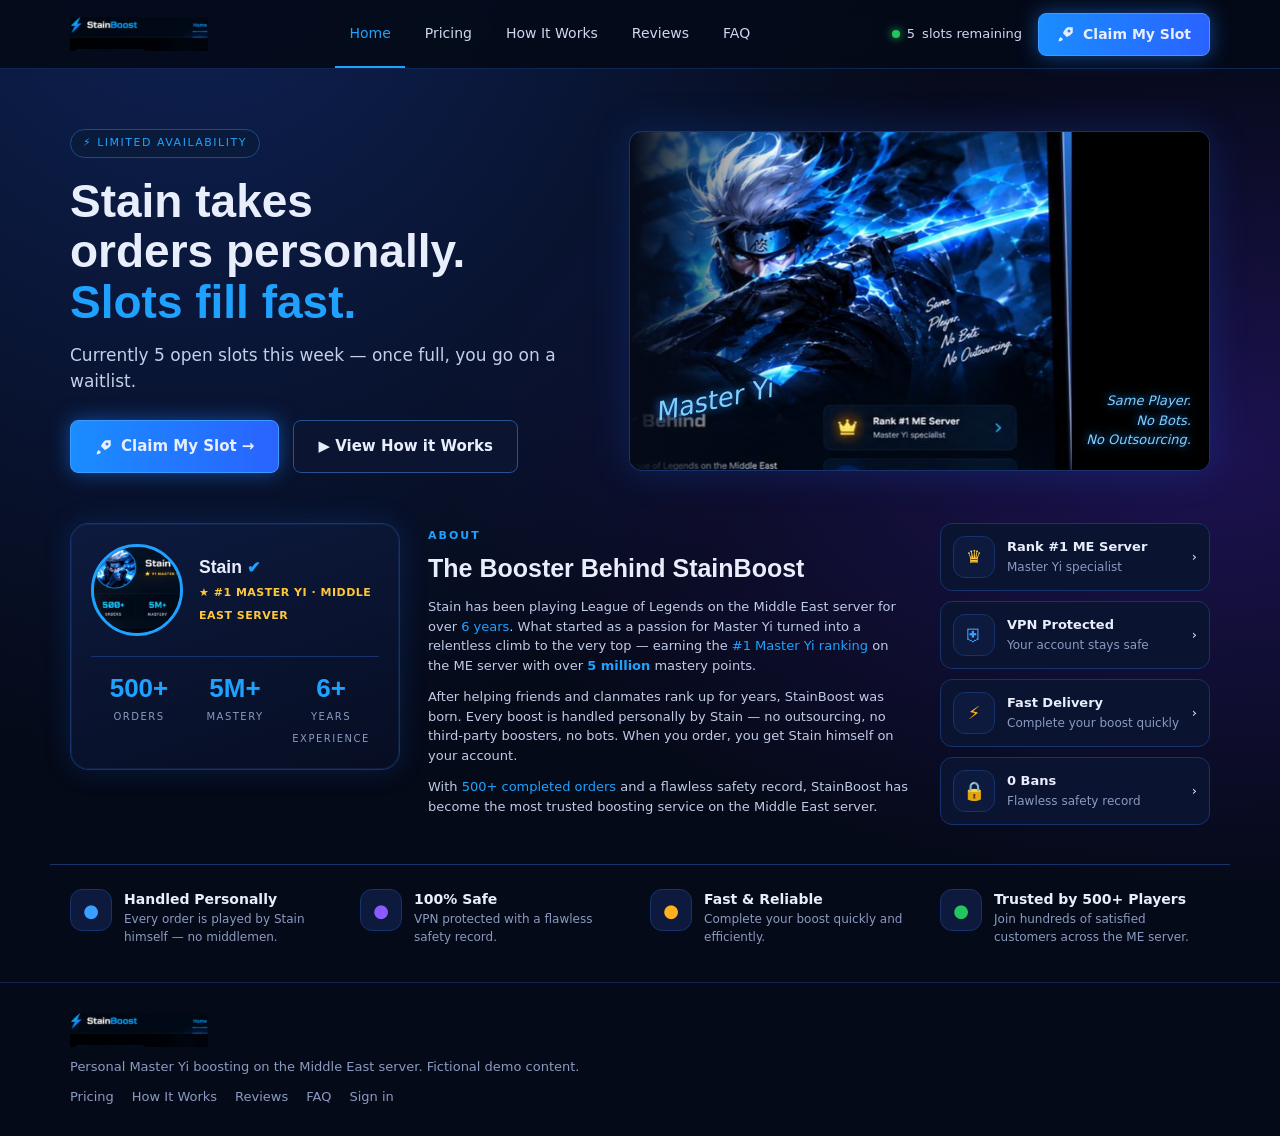
<file: index.html>
<!DOCTYPE html><html lang="en"><head><meta charset="utf-8"><meta name="viewport" content="width=device-width,initial-scale=1"><meta name="robots" content="noindex"><title>Home | StainBoost</title><link rel="icon" href="data:image/svg+xml,%3Csvg xmlns='http://www.w3.org/2000/svg' viewBox='0 0 32 32'%3E%3Crect width='32' height='32' rx='8' fill='%230a1226'/%3E%3Cpath d='M18 3L7 18h8l-2 11 11-15h-8z' fill='%2327a9ff'/%3E%3C/svg%3E"><link rel="stylesheet" href="assets/style.css"></head><body>
<header class="hd"><div class="wrap hdin"><a class="logo" href="index.html"><img src="assets/logo.png" alt="StainBoost" height="34"></a><nav id="nav" class="nav"><a href="index.html" class="on">Home</a><a href="pricing.html">Pricing</a><a href="how-it-works.html">How It Works</a><a href="reviews.html">Reviews</a><a href="faq.html">FAQ</a></nav><div class="hr"><span class="slots"><i></i><span data-slots>5</span> slots remaining</span><button class="btn pri" data-claim><svg viewBox="0 0 24 24" width="18" height="18" fill="currentColor"><path d="M2 22l4-1 2-2-3-3-2 2zM14 3c4 0 7 0 7 0s0 3 0 7c-2 3-5 5-8 6l-5-5c1-3 3-6 6-8zm2 3a2 2 0 100 4 2 2 0 000-4z"/></svg> Claim My Slot</button><button class="burger" id="burger" aria-label="Menu"><span></span><span></span><span></span></button></div></div></header>
<main><section class="hero"><div class="wrap herogrid"><div><span class="chip">⚡ LIMITED AVAILABILITY</span><h1>Stain takes<br>orders personally.<br><span class="bl">Slots fill fast.</span></h1><p class="lead">Currently <span data-slots>5</span> open slots this week — once full, you go on a waitlist.</p><div class="row"><button class="btn pri lg" data-claim><svg viewBox="0 0 24 24" width="18" height="18" fill="currentColor"><path d="M2 22l4-1 2-2-3-3-2 2zM14 3c4 0 7 0 7 0s0 3 0 7c-2 3-5 5-8 6l-5-5c1-3 3-6 6-8zm2 3a2 2 0 100 4 2 2 0 000-4z"/></svg> Claim My Slot →</button><a class="btn ghost lg" href="how-it-works.html">▶ View How it Works</a></div></div><div class="art"><img src="assets/hero.jpg" alt="Master Yi artwork"><span class="sig a">Master Yi</span><span class="sig b">Same Player.<br>No Bots.<br>No Outsourcing.</span></div></div></section>
<section class="wrap about"><div class="card prof"><div class="pr"><img class="av big" src="assets/avatar.jpg" alt="Stain"><div><h3>Stain <span class="vf">✔</span></h3><span class="gold">★ #1 MASTER YI · MIDDLE EAST SERVER</span></div></div><div class="stats"><div><b>500+</b><span>ORDERS</span></div><div><b>5M+</b><span>MASTERY</span></div><div><b>6+</b><span>YEARS EXPERIENCE</span></div></div></div>
<div class="abt"><span class="kick">ABOUT</span><h2>The Booster Behind StainBoost</h2><p>Stain has been playing League of Legends on the Middle East server for over <a href="reviews.html" class="hl">6 years</a>. What started as a passion for Master Yi turned into a relentless climb to the very top — earning the <a href="reviews.html" class="hl">#1 Master Yi ranking</a> on the ME server with over <b class="hl">5 million</b> mastery points.</p><p>After helping friends and clanmates rank up for years, StainBoost was born. Every boost is handled personally by Stain — no outsourcing, no third-party boosters, no bots. When you order, you get Stain himself on your account.</p><p>With <a href="reviews.html" class="hl">500+ completed orders</a> and a flawless safety record, StainBoost has become the most trusted boosting service on the Middle East server.</p></div>
<div class="side"><a class="sc" href="reviews.html"><i style="--c:#ffc83a">♛</i><div><b>Rank #1 ME Server</b><span>Master Yi specialist</span></div>›</a><a class="sc" href="faq.html#safe"><i style="--c:#3aa0ff">⛨</i><div><b>VPN Protected</b><span>Your account stays safe</span></div>›</a><a class="sc" href="how-it-works.html"><i style="--c:#ffb020">⚡</i><div><b>Fast Delivery</b><span>Complete your boost quickly</span></div>›</a><a class="sc" href="faq.html#bans"><i style="--c:#22c55e">🔒</i><div><b>0 Bans</b><span>Flawless safety record</span></div>›</a></div></section>
<section class="wrap fstrip" id="why"><div class="fi"><i style="--c:#3aa0ff">●</i><div><b>Handled Personally</b><span>Every order is played by Stain himself — no middlemen.</span></div></div><div class="fi"><i style="--c:#8a5cff">●</i><div><b>100% Safe</b><span>VPN protected with a flawless safety record.</span></div></div><div class="fi"><i style="--c:#ffb020">●</i><div><b>Fast & Reliable</b><span>Complete your boost quickly and efficiently.</span></div></div><div class="fi"><i style="--c:#22c55e">●</i><div><b>Trusted by 500+ Players</b><span>Join hundreds of satisfied customers across the ME server.</span></div></div></section></main>
<footer class="ft"><div class="wrap"><a class="logo" href="index.html"><img src="assets/logo.png" alt="StainBoost" height="34"></a><p>Personal Master Yi boosting on the Middle East server. Fictional demo content.</p><div class="fl"><a href="pricing.html">Pricing</a><a href="how-it-works.html">How It Works</a><a href="reviews.html">Reviews</a><a href="faq.html">FAQ</a><a href="login.html">Sign in</a></div></div></footer>
<div class="ov" id="claim" hidden><div class="modal"><button class="x" data-close aria-label="Close">&times;</button><div id="cform"><h3>Claim your slot</h3><p class="mut">Tell Stain where you are and where you want to be. He will reply on Discord.</p><form novalidate><label>Current rank<select name="f"><option>Iron IV</option><option>Bronze IV</option><option>Silver IV</option><option selected>Gold IV</option><option>Platinum IV</option><option>Emerald IV</option><option>Diamond IV</option></select></label><label>Target rank<select name="t"><option>Silver IV</option><option>Gold IV</option><option>Platinum IV</option><option selected>Emerald IV</option><option>Diamond IV</option><option>Master</option></select></label><label>Discord username<input name="d" placeholder="name#0000"></label><em class="err"></em><label>Payment method<select name="p"><option>Binance Pay</option><option>PayPal</option><option>Discord order</option></select></label><button class="btn pri wide">Reserve slot</button></form></div><div id="cok" hidden><div class="ok">&#10003;</div><h3>Slot reserved</h3><p class="mut">Slot reserved for <b data-who></b>. Stain will message you within the hour.</p><button class="btn ghost" data-close>Close</button></div></div></div>
<div class="toast" id="toast"></div><script src="assets/app.js"></script></body></html>
</file>
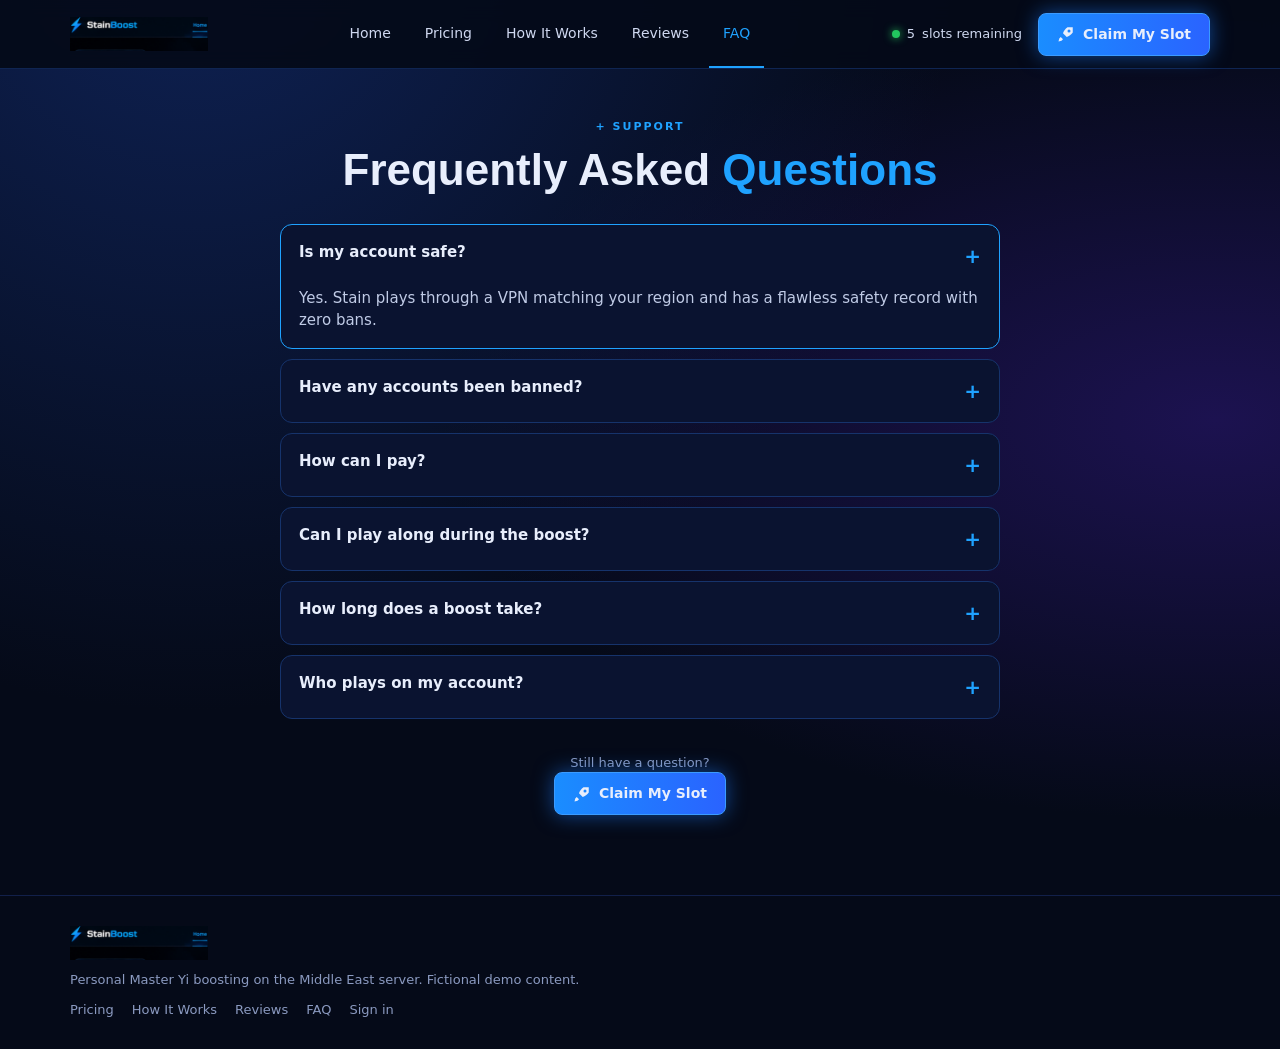
<file: faq.html>
<!DOCTYPE html><html lang="en"><head><meta charset="utf-8"><meta name="viewport" content="width=device-width,initial-scale=1"><meta name="robots" content="noindex"><title>FAQ | StainBoost</title><link rel="icon" href="data:image/svg+xml,%3Csvg xmlns='http://www.w3.org/2000/svg' viewBox='0 0 32 32'%3E%3Crect width='32' height='32' rx='8' fill='%230a1226'/%3E%3Cpath d='M18 3L7 18h8l-2 11 11-15h-8z' fill='%2327a9ff'/%3E%3C/svg%3E"><link rel="stylesheet" href="assets/style.css"></head><body>
<header class="hd"><div class="wrap hdin"><a class="logo" href="index.html"><img src="assets/logo.png" alt="StainBoost" height="34"></a><nav id="nav" class="nav"><a href="index.html">Home</a><a href="pricing.html">Pricing</a><a href="how-it-works.html">How It Works</a><a href="reviews.html">Reviews</a><a href="faq.html" class="on">FAQ</a></nav><div class="hr"><span class="slots"><i></i><span data-slots>5</span> slots remaining</span><button class="btn pri" data-claim><svg viewBox="0 0 24 24" width="18" height="18" fill="currentColor"><path d="M2 22l4-1 2-2-3-3-2 2zM14 3c4 0 7 0 7 0s0 3 0 7c-2 3-5 5-8 6l-5-5c1-3 3-6 6-8zm2 3a2 2 0 100 4 2 2 0 000-4z"/></svg> Claim My Slot</button><button class="burger" id="burger" aria-label="Menu"><span></span><span></span><span></span></button></div></div></header>
<main><section class="wrap pg narrow"><span class="kick c">+ SUPPORT</span><h1 class="t">Frequently Asked <span class="bl">Questions</span></h1><div class="acc"><div class="ai open" id="safe"><button class="aq">Is my account safe?<span>+</span></button><div class="aa"><p>Yes. Stain plays through a VPN matching your region and has a flawless safety record with zero bans.</p></div></div><div class="ai" id="bans"><button class="aq">Have any accounts been banned?<span>+</span></button><div class="aa"><p>No. 0 bans across 500+ orders.</p></div></div><div class="ai" id="pay"><button class="aq">How can I pay?<span>+</span></button><div class="aa"><p>Binance Pay, PayPal, or through a Discord order.</p></div></div><div class="ai" id="duo"><button class="aq">Can I play along during the boost?<span>+</span></button><div class="aa"><p>Yes, duo queue with Stain is available. Offline mode is also available.</p></div></div><div class="ai" id="time"><button class="aq">How long does a boost take?<span>+</span></button><div class="aa"><p>Most orders start within an hour; duration depends on the bracket and your availability.</p></div></div><div class="ai" id="who"><button class="aq">Who plays on my account?<span>+</span></button><div class="aa"><p>Only Stain. No outsourcing, no third-party boosters, no bots.</p></div></div></div><div class="center"><p class="mut">Still have a question?</p><button class="btn pri" data-claim><svg viewBox="0 0 24 24" width="18" height="18" fill="currentColor"><path d="M2 22l4-1 2-2-3-3-2 2zM14 3c4 0 7 0 7 0s0 3 0 7c-2 3-5 5-8 6l-5-5c1-3 3-6 6-8zm2 3a2 2 0 100 4 2 2 0 000-4z"/></svg> Claim My Slot</button></div></section></main>
<footer class="ft"><div class="wrap"><a class="logo" href="index.html"><img src="assets/logo.png" alt="StainBoost" height="34"></a><p>Personal Master Yi boosting on the Middle East server. Fictional demo content.</p><div class="fl"><a href="pricing.html">Pricing</a><a href="how-it-works.html">How It Works</a><a href="reviews.html">Reviews</a><a href="faq.html">FAQ</a><a href="login.html">Sign in</a></div></div></footer>
<div class="ov" id="claim" hidden><div class="modal"><button class="x" data-close aria-label="Close">&times;</button><div id="cform"><h3>Claim your slot</h3><p class="mut">Tell Stain where you are and where you want to be. He will reply on Discord.</p><form novalidate><label>Current rank<select name="f"><option>Iron IV</option><option>Bronze IV</option><option>Silver IV</option><option selected>Gold IV</option><option>Platinum IV</option><option>Emerald IV</option><option>Diamond IV</option></select></label><label>Target rank<select name="t"><option>Silver IV</option><option>Gold IV</option><option>Platinum IV</option><option selected>Emerald IV</option><option>Diamond IV</option><option>Master</option></select></label><label>Discord username<input name="d" placeholder="name#0000"></label><em class="err"></em><label>Payment method<select name="p"><option>Binance Pay</option><option>PayPal</option><option>Discord order</option></select></label><button class="btn pri wide">Reserve slot</button></form></div><div id="cok" hidden><div class="ok">&#10003;</div><h3>Slot reserved</h3><p class="mut">Slot reserved for <b data-who></b>. Stain will message you within the hour.</p><button class="btn ghost" data-close>Close</button></div></div></div>
<div class="toast" id="toast"></div><script src="assets/app.js"></script></body></html>
</file>
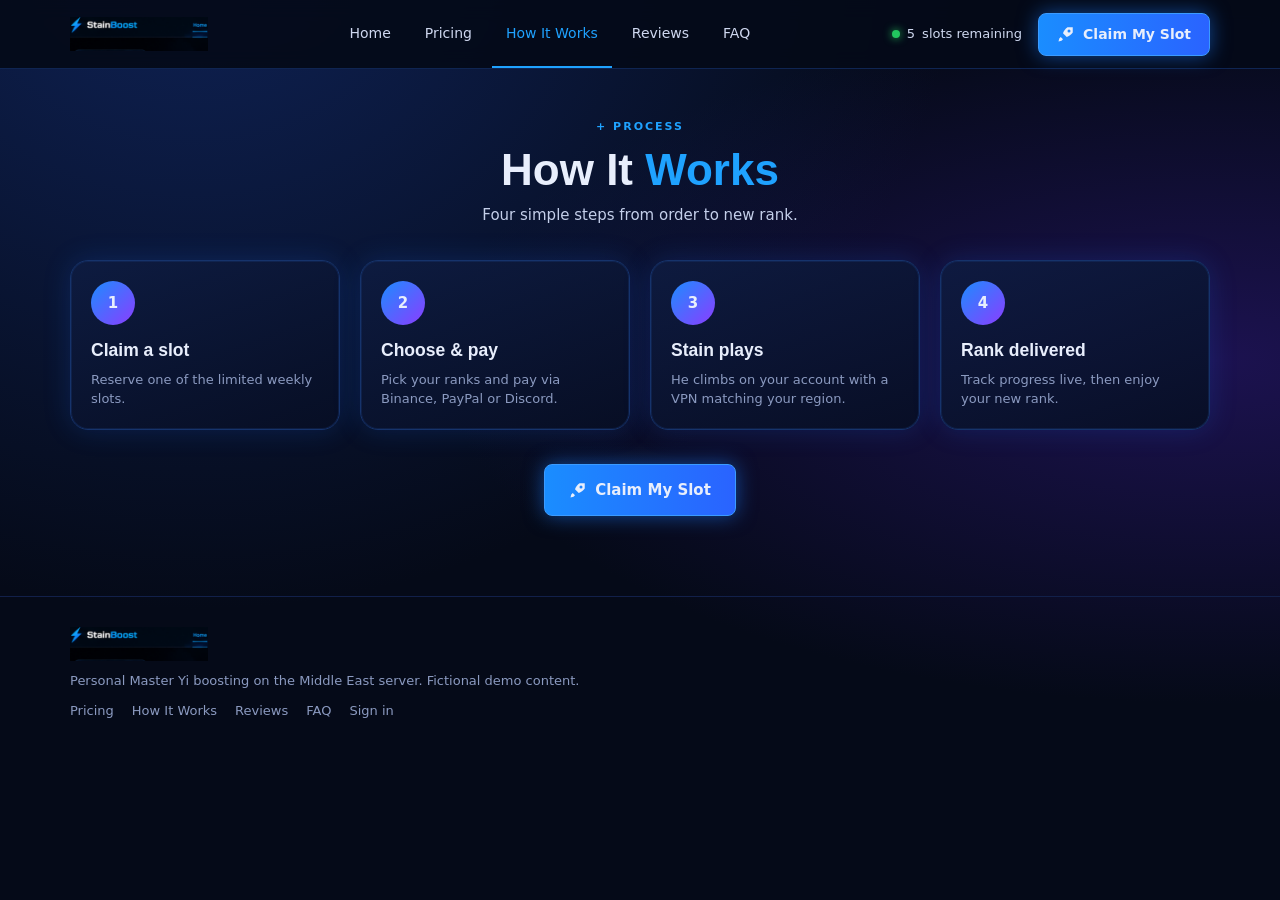
<file: how-it-works.html>
<!DOCTYPE html><html lang="en"><head><meta charset="utf-8"><meta name="viewport" content="width=device-width,initial-scale=1"><meta name="robots" content="noindex"><title>How It Works | StainBoost</title><link rel="icon" href="data:image/svg+xml,%3Csvg xmlns='http://www.w3.org/2000/svg' viewBox='0 0 32 32'%3E%3Crect width='32' height='32' rx='8' fill='%230a1226'/%3E%3Cpath d='M18 3L7 18h8l-2 11 11-15h-8z' fill='%2327a9ff'/%3E%3C/svg%3E"><link rel="stylesheet" href="assets/style.css"></head><body>
<header class="hd"><div class="wrap hdin"><a class="logo" href="index.html"><img src="assets/logo.png" alt="StainBoost" height="34"></a><nav id="nav" class="nav"><a href="index.html">Home</a><a href="pricing.html">Pricing</a><a href="how-it-works.html" class="on">How It Works</a><a href="reviews.html">Reviews</a><a href="faq.html">FAQ</a></nav><div class="hr"><span class="slots"><i></i><span data-slots>5</span> slots remaining</span><button class="btn pri" data-claim><svg viewBox="0 0 24 24" width="18" height="18" fill="currentColor"><path d="M2 22l4-1 2-2-3-3-2 2zM14 3c4 0 7 0 7 0s0 3 0 7c-2 3-5 5-8 6l-5-5c1-3 3-6 6-8zm2 3a2 2 0 100 4 2 2 0 000-4z"/></svg> Claim My Slot</button><button class="burger" id="burger" aria-label="Menu"><span></span><span></span><span></span></button></div></div></header>
<main><section class="wrap pg"><span class="kick c">+ PROCESS</span><h1 class="t">How It <span class="bl">Works</span></h1><p class="sub">Four simple steps from order to new rank.</p><div class="grid4"><div class="card step"><div class="num">1</div><h3>Claim a slot</h3><p class="mut">Reserve one of the limited weekly slots.</p></div><div class="card step"><div class="num">2</div><h3>Choose & pay</h3><p class="mut">Pick your ranks and pay via Binance, PayPal or Discord.</p></div><div class="card step"><div class="num">3</div><h3>Stain plays</h3><p class="mut">He climbs on your account with a VPN matching your region.</p></div><div class="card step"><div class="num">4</div><h3>Rank delivered</h3><p class="mut">Track progress live, then enjoy your new rank.</p></div></div><div class="center"><button class="btn pri lg" data-claim><svg viewBox="0 0 24 24" width="18" height="18" fill="currentColor"><path d="M2 22l4-1 2-2-3-3-2 2zM14 3c4 0 7 0 7 0s0 3 0 7c-2 3-5 5-8 6l-5-5c1-3 3-6 6-8zm2 3a2 2 0 100 4 2 2 0 000-4z"/></svg> Claim My Slot</button></div></section></main>
<footer class="ft"><div class="wrap"><a class="logo" href="index.html"><img src="assets/logo.png" alt="StainBoost" height="34"></a><p>Personal Master Yi boosting on the Middle East server. Fictional demo content.</p><div class="fl"><a href="pricing.html">Pricing</a><a href="how-it-works.html">How It Works</a><a href="reviews.html">Reviews</a><a href="faq.html">FAQ</a><a href="login.html">Sign in</a></div></div></footer>
<div class="ov" id="claim" hidden><div class="modal"><button class="x" data-close aria-label="Close">&times;</button><div id="cform"><h3>Claim your slot</h3><p class="mut">Tell Stain where you are and where you want to be. He will reply on Discord.</p><form novalidate><label>Current rank<select name="f"><option>Iron IV</option><option>Bronze IV</option><option>Silver IV</option><option selected>Gold IV</option><option>Platinum IV</option><option>Emerald IV</option><option>Diamond IV</option></select></label><label>Target rank<select name="t"><option>Silver IV</option><option>Gold IV</option><option>Platinum IV</option><option selected>Emerald IV</option><option>Diamond IV</option><option>Master</option></select></label><label>Discord username<input name="d" placeholder="name#0000"></label><em class="err"></em><label>Payment method<select name="p"><option>Binance Pay</option><option>PayPal</option><option>Discord order</option></select></label><button class="btn pri wide">Reserve slot</button></form></div><div id="cok" hidden><div class="ok">&#10003;</div><h3>Slot reserved</h3><p class="mut">Slot reserved for <b data-who></b>. Stain will message you within the hour.</p><button class="btn ghost" data-close>Close</button></div></div></div>
<div class="toast" id="toast"></div><script src="assets/app.js"></script></body></html>
</file>
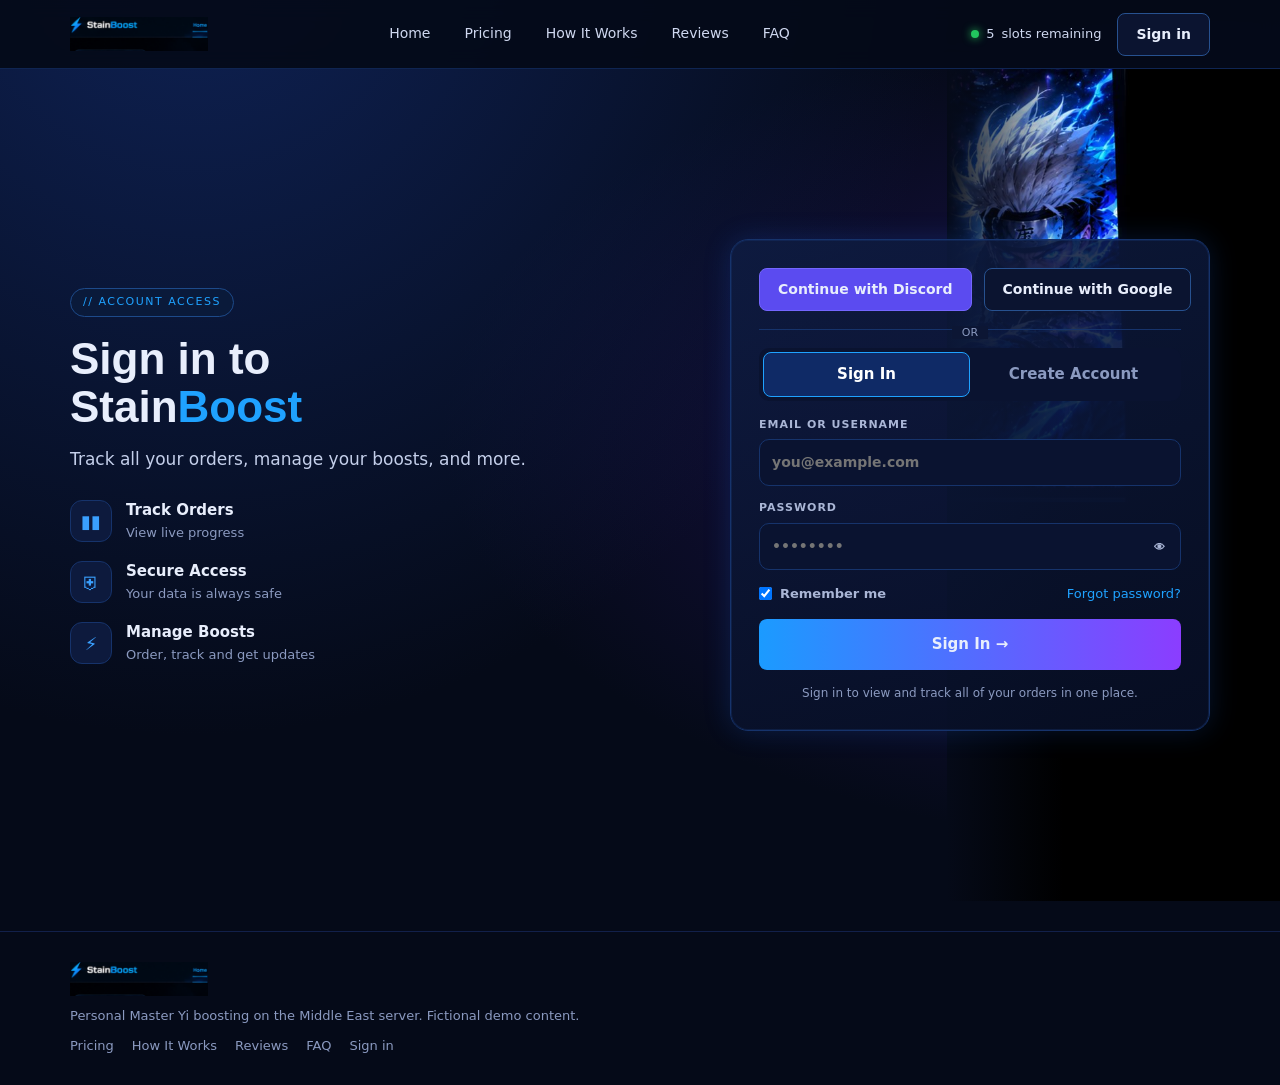
<file: login.html>
<!DOCTYPE html><html lang="en"><head><meta charset="utf-8"><meta name="viewport" content="width=device-width,initial-scale=1"><meta name="robots" content="noindex"><title>Sign in | StainBoost</title><link rel="icon" href="data:image/svg+xml,%3Csvg xmlns='http://www.w3.org/2000/svg' viewBox='0 0 32 32'%3E%3Crect width='32' height='32' rx='8' fill='%230a1226'/%3E%3Cpath d='M18 3L7 18h8l-2 11 11-15h-8z' fill='%2327a9ff'/%3E%3C/svg%3E"><link rel="stylesheet" href="assets/style.css"></head><body>
<header class="hd"><div class="wrap hdin"><a class="logo" href="index.html"><img src="assets/logo.png" alt="StainBoost" height="34"></a><nav id="nav" class="nav"><a href="index.html">Home</a><a href="pricing.html">Pricing</a><a href="how-it-works.html">How It Works</a><a href="reviews.html">Reviews</a><a href="faq.html">FAQ</a></nav><div class="hr"><span class="slots"><i></i><span data-slots>5</span> slots remaining</span><a class="btn ghost" href="login.html">Sign in</a><button class="burger" id="burger" aria-label="Menu"><span></span><span></span><span></span></button></div></div></header>
<main class="lgm"><section class="wrap logingrid"><div class="lside"><span class="chip">// ACCOUNT ACCESS</span><h1>Sign in to<br>Stain<span class="bl">Boost</span></h1><p class="lead">Track all your orders, manage your boosts, and more.</p><div class="lf"><i>▮▮</i><div><b>Track Orders</b><span>View live progress</span></div></div><div class="lf"><i>⛨</i><div><b>Secure Access</b><span>Your data is always safe</span></div></div><div class="lf"><i>⚡</i><div><b>Manage Boosts</b><span>Order, track and get updates</span></div></div></div>
<div class="card lbox"><div class="oauth"><button class="btn disc" data-oauth="Discord">Continue with Discord</button><button class="btn ghost" data-oauth="Google">Continue with Google</button></div><div class="or"><span>OR</span></div><div class="seg" id="seg"><button class="on" data-mode="in">Sign In</button><button data-mode="up">Create Account</button></div>
<form id="lform" novalidate><label class="up" hidden>USERNAME<input name="u" placeholder="YourName"></label><label><span id="l1">EMAIL OR USERNAME</span><input name="e" placeholder="you@example.com" autocomplete="off"></label><label>PASSWORD<span class="pw"><input name="p" type="password" placeholder="••••••••" autocomplete="off"><button type="button" id="eye" aria-label="Show password">👁</button></span></label><div class="rem"><label class="ck"><input type="checkbox" checked> Remember me</label><a href="#" id="forgot">Forgot password?</a></div><em class="err" id="lerr"></em><button class="btn grad wide lg" id="lsub">Sign In →</button></form><div id="lok" hidden><div class="ok">&#10003;</div><h3>Welcome, <span data-who></span></h3><p class="mut">You have no active orders yet.</p><button class="btn pri" data-claim>Claim My Slot</button></div><p class="mut small c" id="lnote">Sign in to view and track all of your orders in one place.</p></div></section></main>
<footer class="ft"><div class="wrap"><a class="logo" href="index.html"><img src="assets/logo.png" alt="StainBoost" height="34"></a><p>Personal Master Yi boosting on the Middle East server. Fictional demo content.</p><div class="fl"><a href="pricing.html">Pricing</a><a href="how-it-works.html">How It Works</a><a href="reviews.html">Reviews</a><a href="faq.html">FAQ</a><a href="login.html">Sign in</a></div></div></footer>
<div class="ov" id="claim" hidden><div class="modal"><button class="x" data-close aria-label="Close">&times;</button><div id="cform"><h3>Claim your slot</h3><p class="mut">Tell Stain where you are and where you want to be. He will reply on Discord.</p><form novalidate><label>Current rank<select name="f"><option>Iron IV</option><option>Bronze IV</option><option>Silver IV</option><option selected>Gold IV</option><option>Platinum IV</option><option>Emerald IV</option><option>Diamond IV</option></select></label><label>Target rank<select name="t"><option>Silver IV</option><option>Gold IV</option><option>Platinum IV</option><option selected>Emerald IV</option><option>Diamond IV</option><option>Master</option></select></label><label>Discord username<input name="d" placeholder="name#0000"></label><em class="err"></em><label>Payment method<select name="p"><option>Binance Pay</option><option>PayPal</option><option>Discord order</option></select></label><button class="btn pri wide">Reserve slot</button></form></div><div id="cok" hidden><div class="ok">&#10003;</div><h3>Slot reserved</h3><p class="mut">Slot reserved for <b data-who></b>. Stain will message you within the hour.</p><button class="btn ghost" data-close>Close</button></div></div></div>
<div class="toast" id="toast"></div><script src="assets/app.js"></script></body></html>
</file>
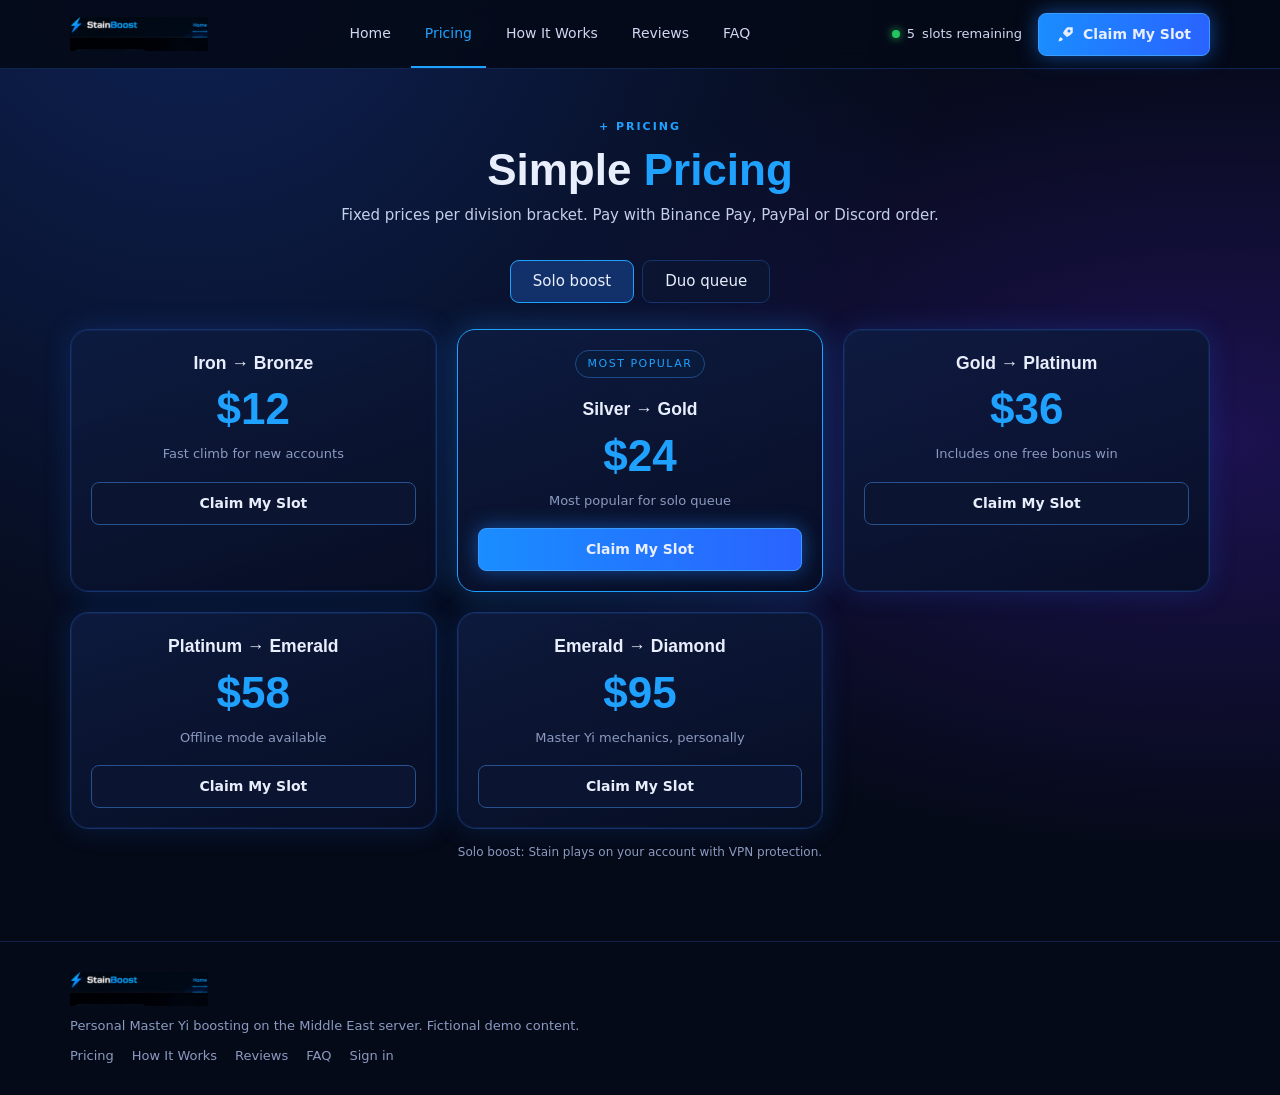
<file: pricing.html>
<!DOCTYPE html><html lang="en"><head><meta charset="utf-8"><meta name="viewport" content="width=device-width,initial-scale=1"><meta name="robots" content="noindex"><title>Pricing | StainBoost</title><link rel="icon" href="data:image/svg+xml,%3Csvg xmlns='http://www.w3.org/2000/svg' viewBox='0 0 32 32'%3E%3Crect width='32' height='32' rx='8' fill='%230a1226'/%3E%3Cpath d='M18 3L7 18h8l-2 11 11-15h-8z' fill='%2327a9ff'/%3E%3C/svg%3E"><link rel="stylesheet" href="assets/style.css"></head><body>
<header class="hd"><div class="wrap hdin"><a class="logo" href="index.html"><img src="assets/logo.png" alt="StainBoost" height="34"></a><nav id="nav" class="nav"><a href="index.html">Home</a><a href="pricing.html" class="on">Pricing</a><a href="how-it-works.html">How It Works</a><a href="reviews.html">Reviews</a><a href="faq.html">FAQ</a></nav><div class="hr"><span class="slots"><i></i><span data-slots>5</span> slots remaining</span><button class="btn pri" data-claim><svg viewBox="0 0 24 24" width="18" height="18" fill="currentColor"><path d="M2 22l4-1 2-2-3-3-2 2zM14 3c4 0 7 0 7 0s0 3 0 7c-2 3-5 5-8 6l-5-5c1-3 3-6 6-8zm2 3a2 2 0 100 4 2 2 0 000-4z"/></svg> Claim My Slot</button><button class="burger" id="burger" aria-label="Menu"><span></span><span></span><span></span></button></div></div></header>
<main><section class="wrap pg"><span class="kick c">+ PRICING</span><h1 class="t">Simple <span class="bl">Pricing</span></h1><p class="sub">Fixed prices per division bracket. Pay with Binance Pay, PayPal or Discord order.</p><div class="tabs" id="ptabs"><button class="on" data-m="solo">Solo boost</button><button data-m="duo">Duo queue</button></div><div class="grid3"><div class="card tier"><h3>Iron → Bronze</h3><div class="price"><b data-p="12">$12</b></div><p class="mut">Fast climb for new accounts</p><button class="btn ghost wide" data-claim>Claim My Slot</button></div><div class="card tier hot"><span class="chip">MOST POPULAR</span><h3>Silver → Gold</h3><div class="price"><b data-p="24">$24</b></div><p class="mut">Most popular for solo queue</p><button class="btn pri wide" data-claim>Claim My Slot</button></div><div class="card tier"><h3>Gold → Platinum</h3><div class="price"><b data-p="36">$36</b></div><p class="mut">Includes one free bonus win</p><button class="btn ghost wide" data-claim>Claim My Slot</button></div><div class="card tier"><h3>Platinum → Emerald</h3><div class="price"><b data-p="58">$58</b></div><p class="mut">Offline mode available</p><button class="btn ghost wide" data-claim>Claim My Slot</button></div><div class="card tier"><h3>Emerald → Diamond</h3><div class="price"><b data-p="95">$95</b></div><p class="mut">Master Yi mechanics, personally</p><button class="btn ghost wide" data-claim>Claim My Slot</button></div></div><p class="mut c small" id="pnote">Solo boost: Stain plays on your account with VPN protection.</p></section></main>
<footer class="ft"><div class="wrap"><a class="logo" href="index.html"><img src="assets/logo.png" alt="StainBoost" height="34"></a><p>Personal Master Yi boosting on the Middle East server. Fictional demo content.</p><div class="fl"><a href="pricing.html">Pricing</a><a href="how-it-works.html">How It Works</a><a href="reviews.html">Reviews</a><a href="faq.html">FAQ</a><a href="login.html">Sign in</a></div></div></footer>
<div class="ov" id="claim" hidden><div class="modal"><button class="x" data-close aria-label="Close">&times;</button><div id="cform"><h3>Claim your slot</h3><p class="mut">Tell Stain where you are and where you want to be. He will reply on Discord.</p><form novalidate><label>Current rank<select name="f"><option>Iron IV</option><option>Bronze IV</option><option>Silver IV</option><option selected>Gold IV</option><option>Platinum IV</option><option>Emerald IV</option><option>Diamond IV</option></select></label><label>Target rank<select name="t"><option>Silver IV</option><option>Gold IV</option><option>Platinum IV</option><option selected>Emerald IV</option><option>Diamond IV</option><option>Master</option></select></label><label>Discord username<input name="d" placeholder="name#0000"></label><em class="err"></em><label>Payment method<select name="p"><option>Binance Pay</option><option>PayPal</option><option>Discord order</option></select></label><button class="btn pri wide">Reserve slot</button></form></div><div id="cok" hidden><div class="ok">&#10003;</div><h3>Slot reserved</h3><p class="mut">Slot reserved for <b data-who></b>. Stain will message you within the hour.</p><button class="btn ghost" data-close>Close</button></div></div></div>
<div class="toast" id="toast"></div><script src="assets/app.js"></script></body></html>
</file>
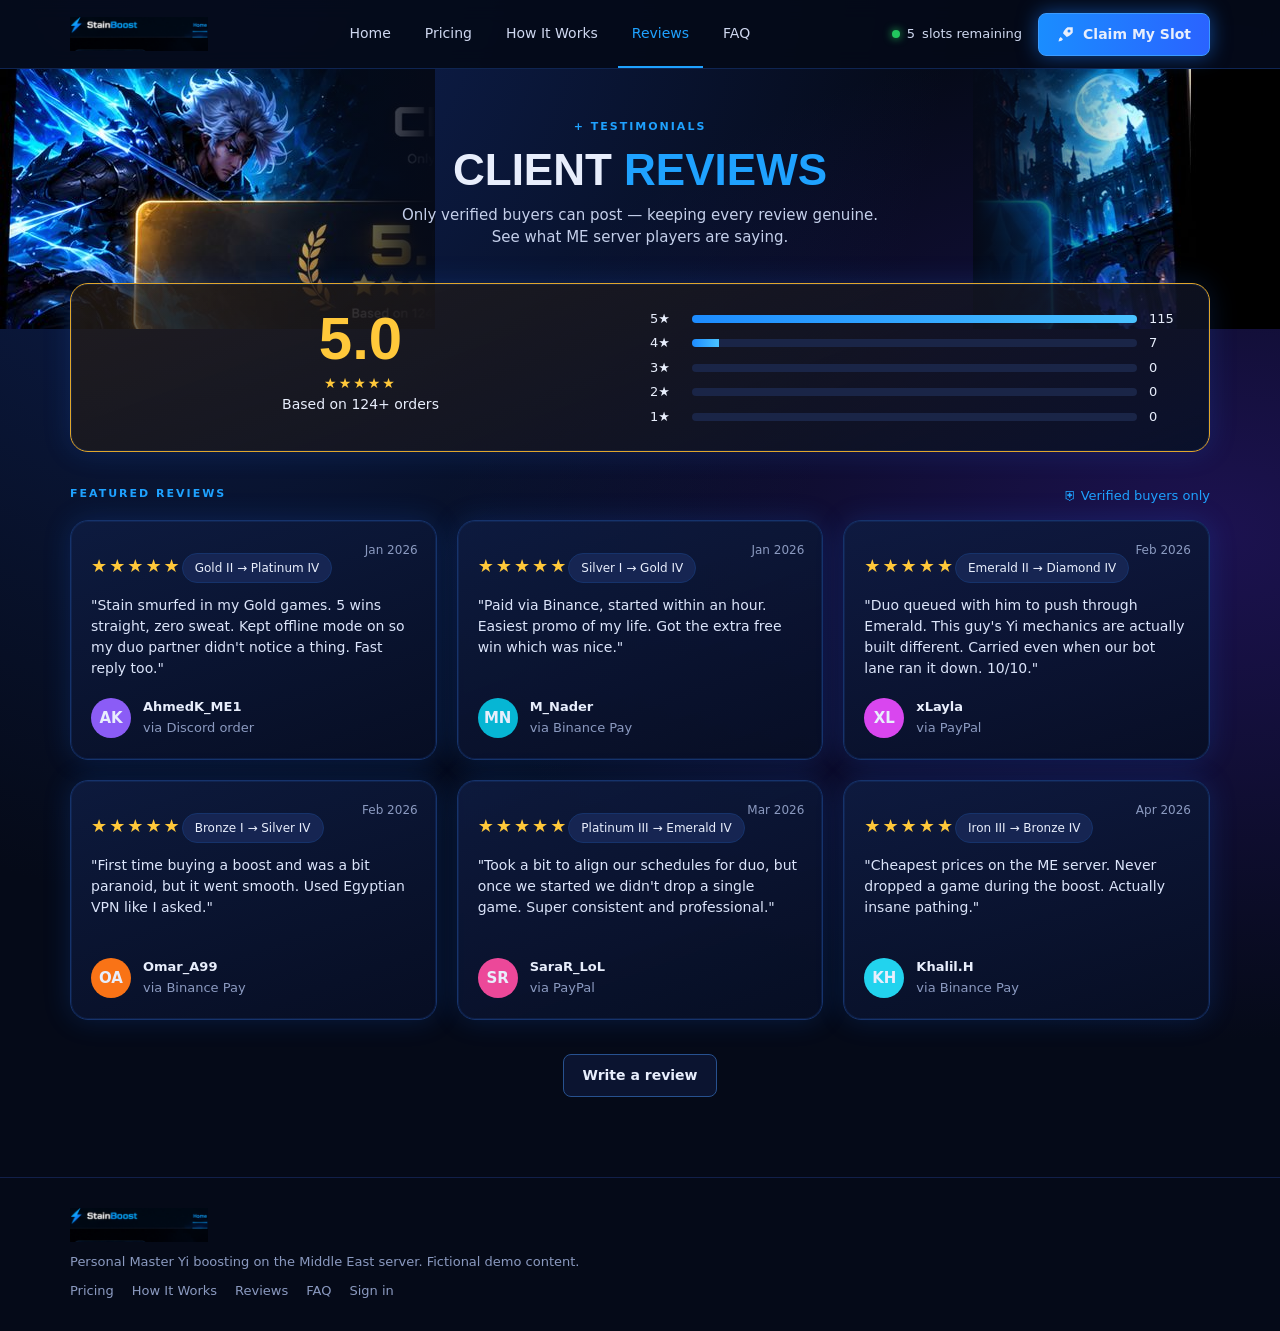
<file: reviews.html>
<!DOCTYPE html><html lang="en"><head><meta charset="utf-8"><meta name="viewport" content="width=device-width,initial-scale=1"><meta name="robots" content="noindex"><title>Client Reviews | StainBoost</title><link rel="icon" href="data:image/svg+xml,%3Csvg xmlns='http://www.w3.org/2000/svg' viewBox='0 0 32 32'%3E%3Crect width='32' height='32' rx='8' fill='%230a1226'/%3E%3Cpath d='M18 3L7 18h8l-2 11 11-15h-8z' fill='%2327a9ff'/%3E%3C/svg%3E"><link rel="stylesheet" href="assets/style.css"></head><body>
<header class="hd"><div class="wrap hdin"><a class="logo" href="index.html"><img src="assets/logo.png" alt="StainBoost" height="34"></a><nav id="nav" class="nav"><a href="index.html">Home</a><a href="pricing.html">Pricing</a><a href="how-it-works.html">How It Works</a><a href="reviews.html" class="on">Reviews</a><a href="faq.html">FAQ</a></nav><div class="hr"><span class="slots"><i></i><span data-slots>5</span> slots remaining</span><button class="btn pri" data-claim><svg viewBox="0 0 24 24" width="18" height="18" fill="currentColor"><path d="M2 22l4-1 2-2-3-3-2 2zM14 3c4 0 7 0 7 0s0 3 0 7c-2 3-5 5-8 6l-5-5c1-3 3-6 6-8zm2 3a2 2 0 100 4 2 2 0 000-4z"/></svg> Claim My Slot</button><button class="burger" id="burger" aria-label="Menu"><span></span><span></span><span></span></button></div></div></header>
<main class="rvm"><section class="wrap pg"><span class="kick c">+ TESTIMONIALS</span><h1 class="t">CLIENT <span class="bl">REVIEWS</span></h1><p class="sub">Only verified buyers can post — keeping every review genuine.<br>See what ME server players are saying.</p><div class="card score"><div class="big"><b>5.0</b><span class="st">★★★★★</span><span>Based on 124+ orders</span></div><div class="bars"><div class="br"><span>5★</span><div class="bar"><i style="width:100%"></i></div><span>115</span></div><div class="br"><span>4★</span><div class="bar"><i style="width:6.086956521739131%"></i></div><span>7</span></div><div class="br"><span>3★</span><div class="bar"><i style="width:0%"></i></div><span>0</span></div><div class="br"><span>2★</span><div class="bar"><i style="width:0%"></i></div><span>0</span></div><div class="br"><span>1★</span><div class="bar"><i style="width:0%"></i></div><span>0</span></div></div></div><div class="fh"><span class="kick">FEATURED REVIEWS</span><span class="vb">⛨ Verified buyers only</span></div><div class="grid3"><article class="card rv"><span class="st">★★★★★</span><span class="dt">Jan 2026</span><div class="rank">Gold II → Platinum IV</div><p>"Stain smurfed in my Gold games. 5 wins straight, zero sweat. Kept offline mode on so my duo partner didn't notice a thing. Fast reply too."</p><div class="rf"><div class="av" style="background:#8b5cf6">AK</div><div><b>AhmedK_ME1</b><span class="mut">via Discord order</span></div></div></article><article class="card rv"><span class="st">★★★★★</span><span class="dt">Jan 2026</span><div class="rank">Silver I → Gold IV</div><p>"Paid via Binance, started within an hour. Easiest promo of my life. Got the extra free win which was nice."</p><div class="rf"><div class="av" style="background:#06b6d4">MN</div><div><b>M_Nader</b><span class="mut">via Binance Pay</span></div></div></article><article class="card rv"><span class="st">★★★★★</span><span class="dt">Feb 2026</span><div class="rank">Emerald II → Diamond IV</div><p>"Duo queued with him to push through Emerald. This guy's Yi mechanics are actually built different. Carried even when our bot lane ran it down. 10/10."</p><div class="rf"><div class="av" style="background:#d946ef">XL</div><div><b>xLayla</b><span class="mut">via PayPal</span></div></div></article><article class="card rv"><span class="st">★★★★★</span><span class="dt">Feb 2026</span><div class="rank">Bronze I → Silver IV</div><p>"First time buying a boost and was a bit paranoid, but it went smooth. Used Egyptian VPN like I asked."</p><div class="rf"><div class="av" style="background:#f97316">OA</div><div><b>Omar_A99</b><span class="mut">via Binance Pay</span></div></div></article><article class="card rv"><span class="st">★★★★★</span><span class="dt">Mar 2026</span><div class="rank">Platinum III → Emerald IV</div><p>"Took a bit to align our schedules for duo, but once we started we didn't drop a single game. Super consistent and professional."</p><div class="rf"><div class="av" style="background:#ec4899">SR</div><div><b>SaraR_LoL</b><span class="mut">via PayPal</span></div></div></article><article class="card rv"><span class="st">★★★★★</span><span class="dt">Apr 2026</span><div class="rank">Iron III → Bronze IV</div><p>"Cheapest prices on the ME server. Never dropped a game during the boost. Actually insane pathing."</p><div class="rf"><div class="av" style="background:#22d3ee">KH</div><div><b>Khalil.H</b><span class="mut">via Binance Pay</span></div></div></article></div><div class="center"><button class="btn ghost" id="wr">Write a review</button></div><div class="ov" id="rvm" hidden><div class="modal"><button class="x" data-close aria-label="Close">&times;</button><div id="rf"><h3>Write a review</h3><form novalidate><label>Order ID<input name="o" placeholder="e.g. SB-1042"></label><em class="err"></em><label>Rating<select><option>5 stars</option><option>4 stars</option></select></label><label>Your review<textarea rows="3" name="r"></textarea></label><button class="btn pri wide">Submit review</button></form></div><div id="rok" hidden><div class="ok">&#10003;</div><h3>Thank you</h3><p class="mut">We verify the order ID before publishing your review.</p><button class="btn ghost" data-close>Close</button></div></div></div></section></main>
<footer class="ft"><div class="wrap"><a class="logo" href="index.html"><img src="assets/logo.png" alt="StainBoost" height="34"></a><p>Personal Master Yi boosting on the Middle East server. Fictional demo content.</p><div class="fl"><a href="pricing.html">Pricing</a><a href="how-it-works.html">How It Works</a><a href="reviews.html">Reviews</a><a href="faq.html">FAQ</a><a href="login.html">Sign in</a></div></div></footer>
<div class="ov" id="claim" hidden><div class="modal"><button class="x" data-close aria-label="Close">&times;</button><div id="cform"><h3>Claim your slot</h3><p class="mut">Tell Stain where you are and where you want to be. He will reply on Discord.</p><form novalidate><label>Current rank<select name="f"><option>Iron IV</option><option>Bronze IV</option><option>Silver IV</option><option selected>Gold IV</option><option>Platinum IV</option><option>Emerald IV</option><option>Diamond IV</option></select></label><label>Target rank<select name="t"><option>Silver IV</option><option>Gold IV</option><option>Platinum IV</option><option selected>Emerald IV</option><option>Diamond IV</option><option>Master</option></select></label><label>Discord username<input name="d" placeholder="name#0000"></label><em class="err"></em><label>Payment method<select name="p"><option>Binance Pay</option><option>PayPal</option><option>Discord order</option></select></label><button class="btn pri wide">Reserve slot</button></form></div><div id="cok" hidden><div class="ok">&#10003;</div><h3>Slot reserved</h3><p class="mut">Slot reserved for <b data-who></b>. Stain will message you within the hour.</p><button class="btn ghost" data-close>Close</button></div></div></div>
<div class="toast" id="toast"></div><script src="assets/app.js"></script></body></html>
</file>
<file: assets/style.css>
*{box-sizing:border-box;margin:0}html{scroll-behavior:smooth}
:root{--bg:#060b1a;--ln:#1e3a6e;--bl:#27a9ff;--tx:#e8eefc;--mut:#8b9ac0}
body{background:radial-gradient(ellipse at 20% -10%,#14275a 0,transparent 50%),radial-gradient(ellipse at 90% 30%,#2a1458 0,transparent 45%),var(--bg);color:var(--tx);font:15px/1.5 "Segoe UI",system-ui,sans-serif;min-height:100vh}
a{color:inherit;text-decoration:none}button,input,select,textarea{font:inherit;color:inherit}button{cursor:pointer}
.wrap{max-width:1180px;margin:0 auto;padding:0 20px}
.hd{position:sticky;top:0;z-index:30;background:rgba(6,11,26,.9);backdrop-filter:blur(10px);border-bottom:1px solid #12204a}
.hdin{display:flex;align-items:center;gap:24px;height:68px}
.logo{display:flex;align-items:center;gap:8px;font:800 22px "Trebuchet MS",sans-serif;color:var(--bl)}.logo span{color:#fff}.logo b{color:var(--bl)}
.nav{display:flex;gap:6px;margin:0 auto}.nav a{padding:22px 14px;font-size:14px;color:#cfd8f0;border-bottom:2px solid transparent}.nav a:hover{color:#fff}.nav a.on{color:var(--bl);border-color:var(--bl)}
.hr{display:flex;align-items:center;gap:16px}.slots{font-size:13px;display:flex;align-items:center;gap:7px;color:#cfd8f0;white-space:nowrap}.slots i{width:8px;height:8px;border-radius:50%;background:#22c55e;box-shadow:0 0 8px #22c55e}
.btn{display:inline-flex;align-items:center;justify-content:center;gap:8px;padding:10px 18px;border-radius:9px;border:1px solid #2a3a63;background:#0e1833;font-weight:600;font-size:14px;transition:.15s;white-space:nowrap}
.btn.pri{background:linear-gradient(90deg,#1d8cff,#2f6bff);border-color:#3b9bff;box-shadow:0 0 18px #1d6cff66}.btn.pri:hover{filter:brightness(1.15)}
.btn.ghost{background:#0b1430;border-color:#27518f}.btn.ghost:hover{background:#12214a}.btn.lg{padding:14px 24px;font-size:15px}.btn.wide{width:100%}
.btn.grad{background:linear-gradient(90deg,#1b9bff,#8b3dff);border:0}.btn.disc{background:#5b4bf0;border-color:#7466ff}
.burger{display:none;background:none;border:0;padding:6px}.burger span{display:block;width:22px;height:2px;background:#fff;margin:5px 0}
.hero{padding:60px 0 20px}.herogrid{display:grid;grid-template-columns:1fr 1.1fr;gap:30px;align-items:center}
.chip{display:inline-block;font-size:11px;letter-spacing:1.5px;color:var(--bl);border:1px solid #1d4a8a;background:#0a1a3a;padding:5px 12px;border-radius:20px;margin-bottom:18px}
h1{font:800 46px/1.1 "Trebuchet MS","Segoe UI",sans-serif}.bl{color:var(--bl)}.lead{color:#c4cfea;margin:16px 0 26px;font-size:17px}.row{display:flex;gap:14px;flex-wrap:wrap}
.art{position:relative;height:340px;border-radius:18px;overflow:hidden;background:linear-gradient(135deg,#0b1c4a,#1a2a7a 50%,#3a1a7a);border:1px solid var(--ln)}
.moon{position:absolute;top:26px;left:40px;width:70px;height:70px;border-radius:50%;background:radial-gradient(#fff,#bcd2ff 60%,transparent 72%);opacity:.8}
.blade{position:absolute;right:-30px;top:60px;width:70%;height:6px;background:linear-gradient(90deg,transparent,#7fd0ff);transform:rotate(-22deg);box-shadow:0 0 24px #4db8ff}
.figure{position:absolute;left:50%;top:55%;transform:translate(-50%,-50%);font:900 120px "Trebuchet MS";color:#dfeaff;text-shadow:0 0 40px #3aa0ff;opacity:.9}
.sig{position:absolute;font-style:italic;color:#7fd0ff;text-shadow:0 0 10px #2a8cff}.sig.a{left:24px;bottom:50px;font-size:26px;transform:rotate(-12deg)}.sig.b{right:18px;bottom:20px;font-size:13px;text-align:right}
.card{background:linear-gradient(160deg,#101c40,#0a1230);border:1px solid var(--ln);border-radius:16px;padding:20px;box-shadow:0 0 24px #1d4fb522}
.about{display:grid;grid-template-columns:330px 1fr 270px;gap:28px;margin-top:30px;align-items:start}
.pr{display:flex;gap:16px;align-items:center;margin-bottom:20px}.av{width:40px;height:40px;border-radius:50%;display:grid;place-items:center;font-weight:700;background:#3b82f6;flex:none}.av.big{width:88px;height:88px;font-size:36px;border:3px solid var(--bl);background:radial-gradient(#27407f,#0c1530)}
.vf{color:var(--bl);font-size:16px}.gold{color:#ffc83a;font-size:11px;font-weight:700;letter-spacing:.5px}
.stats{display:grid;grid-template-columns:repeat(3,1fr);text-align:center;border-top:1px solid var(--ln);padding-top:16px}.stats b{display:block;font:800 26px "Trebuchet MS";color:var(--bl)}.stats span{font-size:10px;letter-spacing:1.5px;color:var(--mut)}
.kick{font-size:11px;letter-spacing:2px;color:var(--bl);font-weight:700}.kick.c{display:block;text-align:center}.abt h2{font:800 25px/1.2 "Trebuchet MS";margin:8px 0 14px}.abt p{font-size:13px;color:#c0cbe6;margin-bottom:12px}.hl{color:var(--bl)}
.side{display:grid;gap:10px}.sc{display:flex;gap:12px;align-items:center;padding:12px;border:1px solid var(--ln);border-radius:12px;background:#0a1330;font-size:13px}.sc:hover{border-color:var(--bl)}.sc div{flex:1}.sc b{display:block}.sc span{color:var(--mut);font-size:12px}
.sc i,.fi i,.lf i{width:42px;height:42px;border-radius:12px;display:grid;place-items:center;font-style:normal;color:var(--c,#3aa0ff);background:#0d1a3d;border:1px solid var(--ln);font-size:18px;flex:none}
.fstrip{display:grid;grid-template-columns:repeat(4,1fr);gap:20px;margin:36px auto;padding-top:24px;border-top:1px solid var(--ln)}.fi{display:flex;gap:12px;font-size:12px}.fi b{display:block;font-size:14px}.fi span{color:var(--mut)}
.pg{padding:50px 20px}.narrow{max-width:760px}.t{text-align:center;font-size:44px;margin:10px 0}.sub{text-align:center;color:#c4cfea;margin-bottom:34px}.c{text-align:center}.center{text-align:center;margin-top:34px}.mut{color:var(--mut);font-size:13px}.small{font-size:12px;margin-top:14px}
.grid3{display:grid;grid-template-columns:repeat(3,1fr);gap:20px}.grid4{display:grid;grid-template-columns:repeat(4,1fr);gap:20px}
.score{display:grid;grid-template-columns:1fr 1fr;gap:20px;border-color:#d9a22a;margin-bottom:34px;box-shadow:0 0 30px #1d6cff33}.big{text-align:center}.big b{font:900 60px "Trebuchet MS";color:#ffc83a;display:block}.big span{display:block;font-size:14px}.st{color:#ffc83a;letter-spacing:2px;font-size:18px}
.bars{align-self:center}.br{display:grid;grid-template-columns:30px 1fr 40px;gap:12px;align-items:center;font-size:13px;margin:5px 0}.bar{height:8px;border-radius:5px;background:#1a2547;overflow:hidden}.bar i{display:block;height:100%;background:linear-gradient(90deg,#1d8cff,#4ac3ff)}
.fh{display:flex;justify-content:space-between;margin-bottom:14px}.vb{color:var(--bl);font-size:13px}
.rv{position:relative}.dt{position:absolute;right:18px;top:20px;font-size:12px;color:var(--mut)}.rank{display:inline-block;background:#162552;border:1px solid var(--ln);border-radius:20px;padding:5px 12px;font-size:12px;margin:12px 0}.rv p{font-size:14px;color:#dbe4fa;min-height:90px}.rf{display:flex;gap:12px;align-items:center;margin-top:12px}.rf b{display:block;font-size:13px}
.tier{text-align:center}.tier.hot{border-color:var(--bl);box-shadow:0 0 30px #1d8cff55}.price b{font:900 44px "Trebuchet MS";color:var(--bl)}.tier h3{margin-bottom:8px}.tier p{margin:10px 0 18px}
.tabs{display:flex;gap:8px;justify-content:center;margin-bottom:26px}.tabs button{background:#0b1430;border:1px solid var(--ln);padding:9px 22px;border-radius:9px}.tabs .on{background:#12306a;border-color:var(--bl)}
.step .num{width:44px;height:44px;border-radius:50%;background:linear-gradient(135deg,#1d8cff,#8b3dff);display:grid;place-items:center;font-weight:800;margin-bottom:12px}.step h3{margin-bottom:6px}
.acc{margin:30px 0}.ai{border:1px solid var(--ln);border-radius:12px;background:#0a1330;margin-bottom:10px}.aq{width:100%;background:none;border:0;text-align:left;padding:16px 18px;font-weight:600;display:flex;justify-content:space-between}.aq span{color:var(--bl);font-size:20px}.aa{display:none;padding:0 18px 16px;color:#c0cbe6}.ai.open .aa{display:block}.ai.open{border-color:var(--bl)}
.logingrid{display:grid;grid-template-columns:1fr 480px;gap:50px;align-items:center;padding:60px 20px;min-height:calc(100vh - 68px)}.lside h1{font-size:44px}.lf{display:flex;gap:14px;align-items:center;margin:16px 0}.lf b{display:block}.lf span{color:var(--mut);font-size:13px}
.lbox{padding:28px}.oauth{display:grid;grid-template-columns:1fr 1fr;gap:12px}.or{text-align:center;margin:18px 0;border-top:1px solid var(--ln);height:0}.or span{position:relative;top:-10px;background:#0c1634;padding:0 10px;font-size:11px;color:var(--mut)}
.seg{display:grid;grid-template-columns:1fr 1fr;background:#0a1330;border-radius:10px;padding:4px;margin-bottom:16px}.seg button{background:none;border:1px solid transparent;border-radius:8px;padding:10px;font-weight:600;color:var(--mut)}.seg .on{background:#0f2a66;border-color:var(--bl);color:#fff}
label{display:block;font-size:11px;letter-spacing:1px;color:#aab6d6;margin-bottom:14px;font-weight:600}input:not([type=checkbox]),select,textarea{display:block;width:100%;margin-top:6px;background:#0a1330;border:1px solid var(--ln);border-radius:10px;padding:12px;font-size:14px;letter-spacing:0}input:focus,select:focus,textarea:focus{outline:0;border-color:var(--bl)}
.pw{position:relative;display:block}.pw button{position:absolute;right:10px;top:16px;background:none;border:0}.rem{display:flex;justify-content:space-between;align-items:center;margin-bottom:16px}.rem a{color:var(--bl);font-size:13px}.ck{display:flex;gap:8px;align-items:center;margin:0;letter-spacing:0;font-size:13px}
.err{display:block;color:#ff6b7a;font-size:12px;font-style:normal;margin:-6px 0 10px}.err:empty{display:none}
.ov{position:fixed;inset:0;background:rgba(2,5,15,.75);display:grid;place-items:center;z-index:50;padding:16px}
.modal{position:relative;background:#0c1634;border:1px solid var(--bl);border-radius:16px;padding:26px;width:100%;max-width:420px;box-shadow:0 0 40px #1d6cff66}.modal h3{margin-bottom:6px;font-size:20px}.modal .mut{margin-bottom:14px}.x{position:absolute;right:12px;top:8px;background:none;border:0;font-size:26px}
.ok{width:56px;height:56px;border-radius:50%;background:#16a34a;display:grid;place-items:center;font-size:28px;margin:0 auto 12px}#cok,#rok,#lok{text-align:center}[hidden]{display:none!important}
.toast{position:fixed;bottom:24px;left:50%;transform:translate(-50%,30px);background:#12306a;border:1px solid var(--bl);padding:12px 20px;border-radius:10px;opacity:0;pointer-events:none;transition:.25s;z-index:60}.toast.on{opacity:1;transform:translate(-50%,0)}
.ft{border-top:1px solid #12204a;padding:30px 0;margin-top:30px;color:var(--mut);font-size:13px}.ft .wrap{display:flex;flex-direction:column;gap:10px}.fl{display:flex;gap:18px;flex-wrap:wrap}.fl a:hover{color:var(--bl)}
@media(max-width:960px){.herogrid,.about,.logingrid{grid-template-columns:1fr}.fstrip,.grid4,.grid3{grid-template-columns:1fr 1fr}.slots{display:none}
.burger{display:block}.nav{display:none;position:absolute;top:68px;left:0;right:0;flex-direction:column;background:#070d20;border-bottom:1px solid var(--ln);padding:8px 20px;margin:0}.nav.on{display:flex}.nav a{padding:12px 0}.hdin{gap:10px}.hr{margin-left:auto}}
@media(max-width:620px){h1,.t,.lside h1{font-size:32px}.grid3,.grid4,.fstrip,.score,.oauth{grid-template-columns:1fr}.hr .btn{padding:8px 10px;font-size:12px}.logo{font-size:18px}}
/* restyle */
:root{--bg:#050a18;--ln:#16336b;--bl:#1fa2ff;--hf:Bahnschrift,"Segoe UI Semibold","Trebuchet MS",sans-serif}
body{background:radial-gradient(ellipse at 15% -10%,#0f2358 0,transparent 50%),radial-gradient(ellipse at 95% 40%,#1c1250 0,transparent 45%),var(--bg);font-family:"Segoe UI",system-ui,sans-serif}
h1,h2,h3,.stats b,.big b,.price b,.logo,.abt h2{font-family:var(--hf)!important;font-weight:700}
.hd{background:rgba(5,10,24,.92);border-bottom:1px solid #0f2552}
.logo img{display:block;height:34px;width:auto}
.btn{border-radius:8px}.btn.pri{background:linear-gradient(90deg,#1a8dff,#2a63ff);box-shadow:0 0 20px #1a7dff88}
.card{background:linear-gradient(160deg,rgba(14,28,66,.85),rgba(7,14,36,.92));border-radius:18px;box-shadow:0 0 28px #1a6dff2e,inset 0 0 0 1px #1a3a7a55}
.art img{position:absolute;inset:0;width:100%;height:100%;object-fit:cover;object-position:center top}
.art{background:#08122e;border-radius:12px;box-shadow:0 0 40px #1a6dff33}
.art::after{content:"";position:absolute;inset:0;background:linear-gradient(90deg,#050a18 0,transparent 25%);pointer-events:none}
.sig{z-index:2}
img.av.big{width:92px;height:92px;object-fit:cover;border:3px solid var(--bl);padding:0}
.rvm,.lgm{position:relative;overflow:hidden}
.rvm::before,.rvm::after{content:"";position:absolute;top:0;height:260px;pointer-events:none;background-repeat:no-repeat;background-size:cover}
.rvm::before{left:0;width:34%;background-image:linear-gradient(90deg,transparent 60%,#050a18),url(rv-left.jpg)}
.rvm::after{right:0;width:24%;background-image:linear-gradient(270deg,transparent 50%,#050a18),url(rv-right.jpg)}
.rvm>*,.lgm>*{position:relative;z-index:1}
.rvm .score{border-color:#e0a62c;background:linear-gradient(160deg,rgba(40,30,20,.7),rgba(8,16,40,.9))}
.lgm::after{content:"";position:absolute;right:0;top:0;bottom:0;width:26%;background:linear-gradient(90deg,#050a18,transparent 35%),url(login-art.jpg) center/cover;pointer-events:none}
.lgm .lbox{position:relative;z-index:2}
@media(max-width:960px){.rvm::before,.rvm::after,.lgm::after{opacity:.35;width:50%}.lgm::after{width:100%}}
</file>
